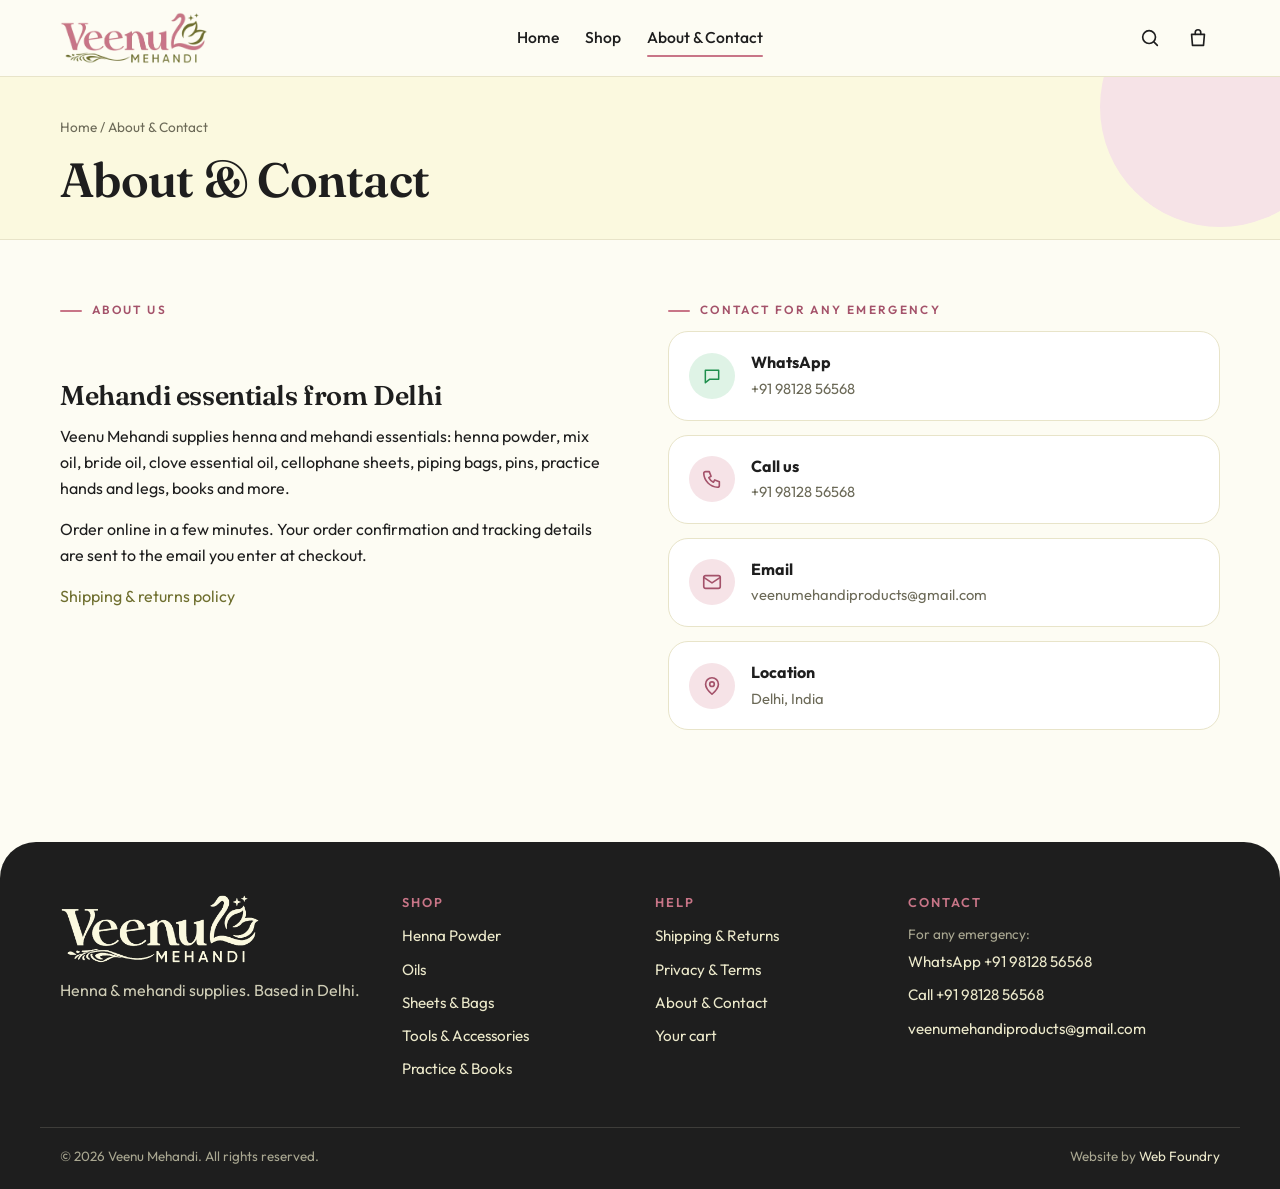
<file: about.html>
<!doctype html>
<html lang="en">
<head>
<meta charset="utf-8">
<meta name="viewport" content="width=device-width,initial-scale=1">
<title>About & Contact | Veenu Mehandi</title>
<meta name="description" content="About Veenu Mehandi, a Delhi-based supplier of henna and mehandi essentials. Contact details for emergencies.">
<meta name="theme-color" content="#c87587">
<meta property="og:title" content="About & Contact | Veenu Mehandi">
<meta property="og:description" content="About Veenu Mehandi, a Delhi-based supplier of henna and mehandi essentials. Contact details for emergencies.">
<meta property="og:type" content="website">
<link rel="icon" href="assets/img/favicon.png" type="image/png">
<link rel="apple-touch-icon" href="assets/img/apple-touch-icon.png">
<link rel="preconnect" href="https://fonts.googleapis.com">
<link rel="preconnect" href="https://fonts.gstatic.com" crossorigin>
<link href="https://fonts.googleapis.com/css2?family=Fraunces:ital,opsz,wght@0,9..144,500;0,9..144,600;0,9..144,700;1,9..144,500&family=Outfit:wght@400;500;600&display=swap" rel="stylesheet">
<link rel="stylesheet" href="assets/css/style.css">
</head>
<body>
<div id="site-header"></div>
<main id="main">

<section class="page-head"><div class="wrap">
  <nav class="crumbs" aria-label="Breadcrumb"><a href="index.html">Home</a> / About &amp; Contact</nav>
  <h1>About &amp; Contact</h1>
</div></section>
<section class="section"><div class="wrap two">
  <div class="prose">
    <span class="eyebrow">About us</span>
    <h2>Mehandi essentials from Delhi</h2>
    <p>Veenu Mehandi supplies henna and mehandi essentials: henna powder, mix oil, bride oil, clove essential oil, cellophane sheets, piping bags, pins, practice hands and legs, books and more.</p>
    <p>Order online in a few minutes. Your order confirmation and tracking details are sent to the email you enter at checkout.</p>
    <p><a href="shipping-returns.html">Shipping &amp; returns policy</a></p>
  </div>
  <div>
    <span class="eyebrow">Contact for any emergency</span>
    <div class="contact-cards">
      <a class="c-card" href="#" data-wa="Hello! I need urgent help with my order."><div class="trust-ic" style="background:#dff3e6;color:#1f8f4d"><svg viewBox="0 0 24 24" width="20" height="20" fill="none" stroke="currentColor" stroke-width="1.8" stroke-linecap="round" stroke-linejoin="round"><path d="M4 5h16v11H9l-5 4z"/></svg></div><div><b>WhatsApp</b><span data-phone></span></div></a>
      <a class="c-card" href="#" data-phone-card><div class="trust-ic"><svg viewBox="0 0 24 24" width="22" height="22" fill="none" stroke="currentColor" stroke-width="1.8" stroke-linecap="round" stroke-linejoin="round"><path d="M5 4h4l2 5-2.5 1.5a11 11 0 005 5L15 13l5 2v4a2 2 0 01-2 2A16 16 0 013 6a2 2 0 012-2z"/></svg></div><div><b>Call us</b><span data-phone></span></div></a>
      <a class="c-card" href="#" data-email-card><div class="trust-ic"><svg viewBox="0 0 24 24" width="22" height="22" fill="none" stroke="currentColor" stroke-width="1.8" stroke-linecap="round" stroke-linejoin="round"><rect x="3" y="5" width="18" height="14" rx="2"/><path d="M3 7l9 6 9-6"/></svg></div><div><b>Email</b><span data-email></span></div></a>
      <div class="c-card"><div class="trust-ic"><svg viewBox="0 0 24 24" width="22" height="22" fill="none" stroke="currentColor" stroke-width="1.8" stroke-linecap="round" stroke-linejoin="round"><path d="M12 21s7-6.2 7-11a7 7 0 10-14 0c0 4.8 7 11 7 11z"/><circle cx="12" cy="10" r="2.5"/></svg></div><div><b>Location</b><span>Delhi, India</span></div></div>
    </div>
  </div>
</div></section>
<script>
document.addEventListener("DOMContentLoaded", function () {
  var S = window.STORE;
  document.querySelector("[data-phone-card]").href = "tel:+" + S.phone;
  document.querySelector("[data-email-card]").href = "mailto:" + S.email;
});
</script>

</main>
<div id="site-footer"></div>
<script src="assets/js/config.js"></script>
<script src="assets/js/products.js"></script>
<script src="assets/js/app.js"></script>
</body>
</html>
</file>
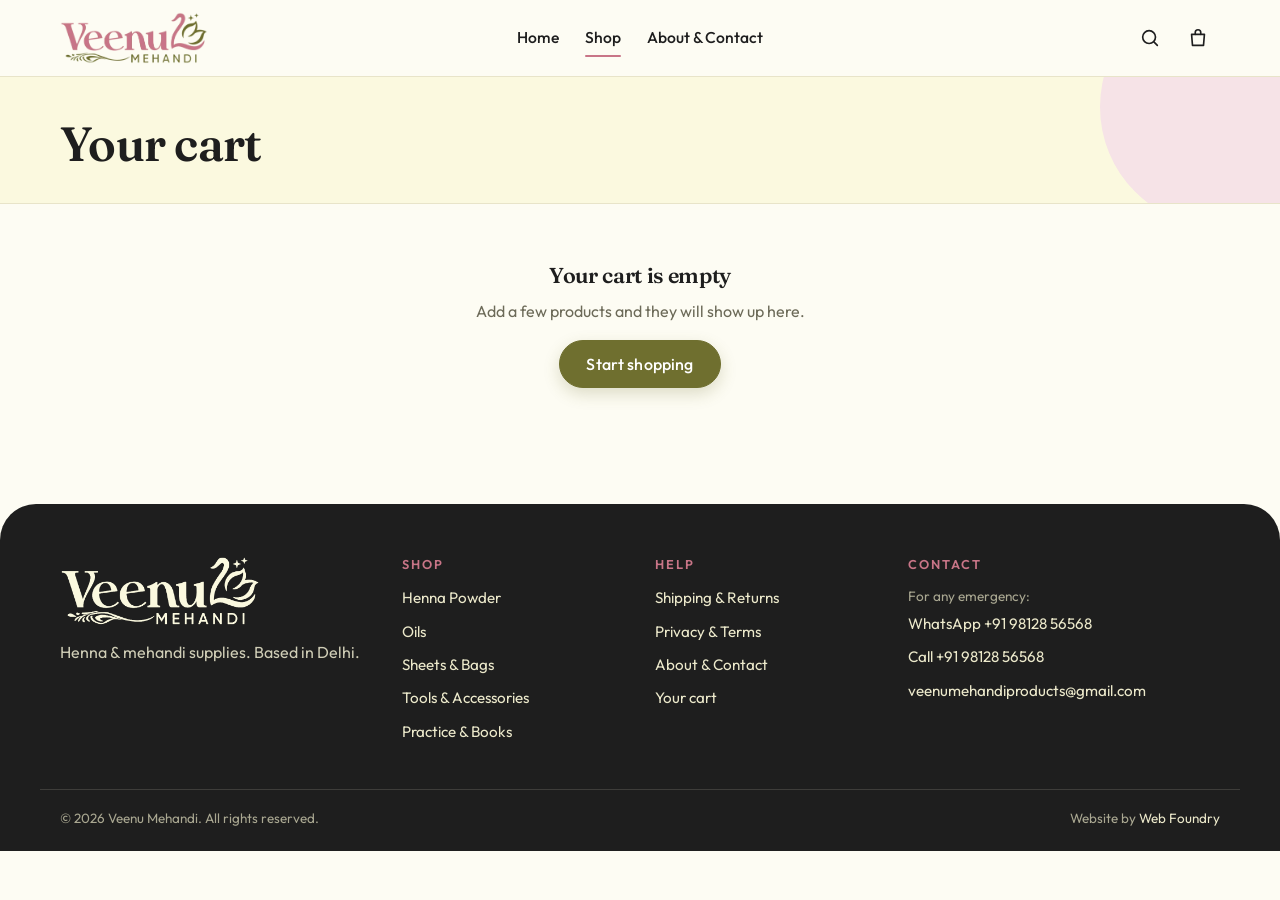
<file: cart.html>
<!doctype html>
<html lang="en">
<head>
<meta charset="utf-8">
<meta name="viewport" content="width=device-width,initial-scale=1">
<title>Your Cart | Veenu Mehandi</title>
<meta name="description" content="Review the products in your cart.">
<meta name="theme-color" content="#c87587">
<meta property="og:title" content="Your Cart | Veenu Mehandi">
<meta property="og:description" content="Review the products in your cart.">
<meta property="og:type" content="website">
<link rel="icon" href="assets/img/favicon.png" type="image/png">
<link rel="apple-touch-icon" href="assets/img/apple-touch-icon.png">
<link rel="preconnect" href="https://fonts.googleapis.com">
<link rel="preconnect" href="https://fonts.gstatic.com" crossorigin>
<link href="https://fonts.googleapis.com/css2?family=Fraunces:ital,opsz,wght@0,9..144,500;0,9..144,600;0,9..144,700;1,9..144,500&family=Outfit:wght@400;500;600&display=swap" rel="stylesheet">
<link rel="stylesheet" href="assets/css/style.css">
</head>
<body>
<div id="site-header"></div>
<main id="main">

<section class="page-head"><div class="wrap"><h1>Your cart</h1></div></section>
<div class="wrap" id="cart-root"><noscript>Please turn on JavaScript to use the cart.</noscript></div>

</main>
<div id="site-footer"></div>
<script src="assets/js/config.js"></script>
<script src="assets/js/products.js"></script>
<script src="assets/js/app.js"></script>
<script src="assets/js/cart.js"></script>
</body>
</html>
</file>
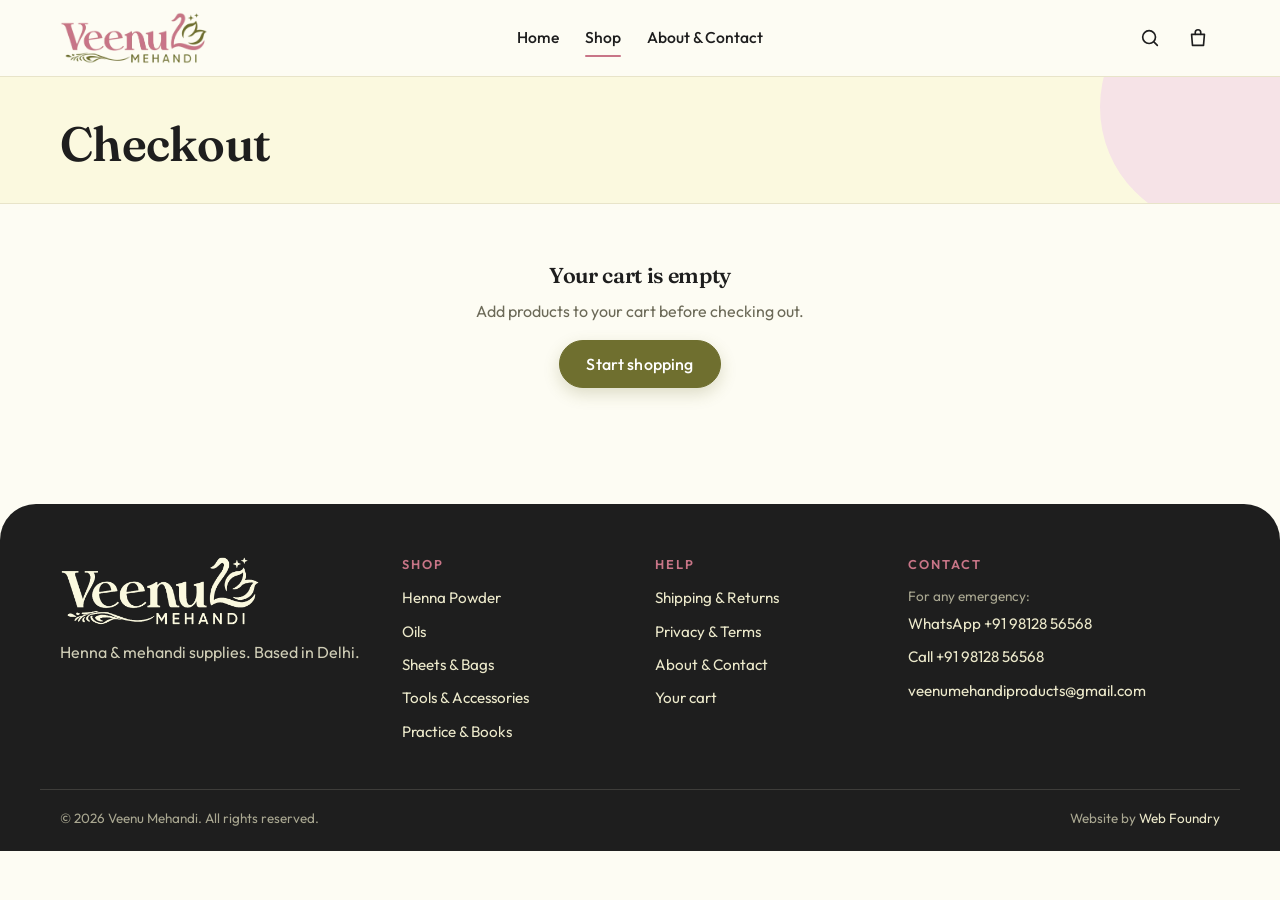
<file: checkout.html>
<!doctype html>
<html lang="en">
<head>
<meta charset="utf-8">
<meta name="viewport" content="width=device-width,initial-scale=1">
<title>Checkout | Veenu Mehandi</title>
<meta name="description" content="Enter your delivery details and place your order.">
<meta name="theme-color" content="#c87587">
<meta property="og:title" content="Checkout | Veenu Mehandi">
<meta property="og:description" content="Enter your delivery details and place your order.">
<meta property="og:type" content="website">
<link rel="icon" href="assets/img/favicon.png" type="image/png">
<link rel="apple-touch-icon" href="assets/img/apple-touch-icon.png">
<link rel="preconnect" href="https://fonts.googleapis.com">
<link rel="preconnect" href="https://fonts.gstatic.com" crossorigin>
<link href="https://fonts.googleapis.com/css2?family=Fraunces:ital,opsz,wght@0,9..144,500;0,9..144,600;0,9..144,700;1,9..144,500&family=Outfit:wght@400;500;600&display=swap" rel="stylesheet">
<link rel="stylesheet" href="assets/css/style.css">
</head>
<body>
<div id="site-header"></div>
<main id="main">

<section class="page-head"><div class="wrap"><h1>Checkout</h1></div></section>
<div class="wrap" id="checkout-root"><noscript>Please turn on JavaScript to check out.</noscript></div>

</main>
<div id="site-footer"></div>
<script src="assets/js/config.js"></script>
<script src="assets/js/products.js"></script>
<script src="assets/js/app.js"></script>
<script src="assets/js/vendor/qrcode.js"></script>
<script src="assets/js/checkout.js"></script>
</body>
</html>
</file>
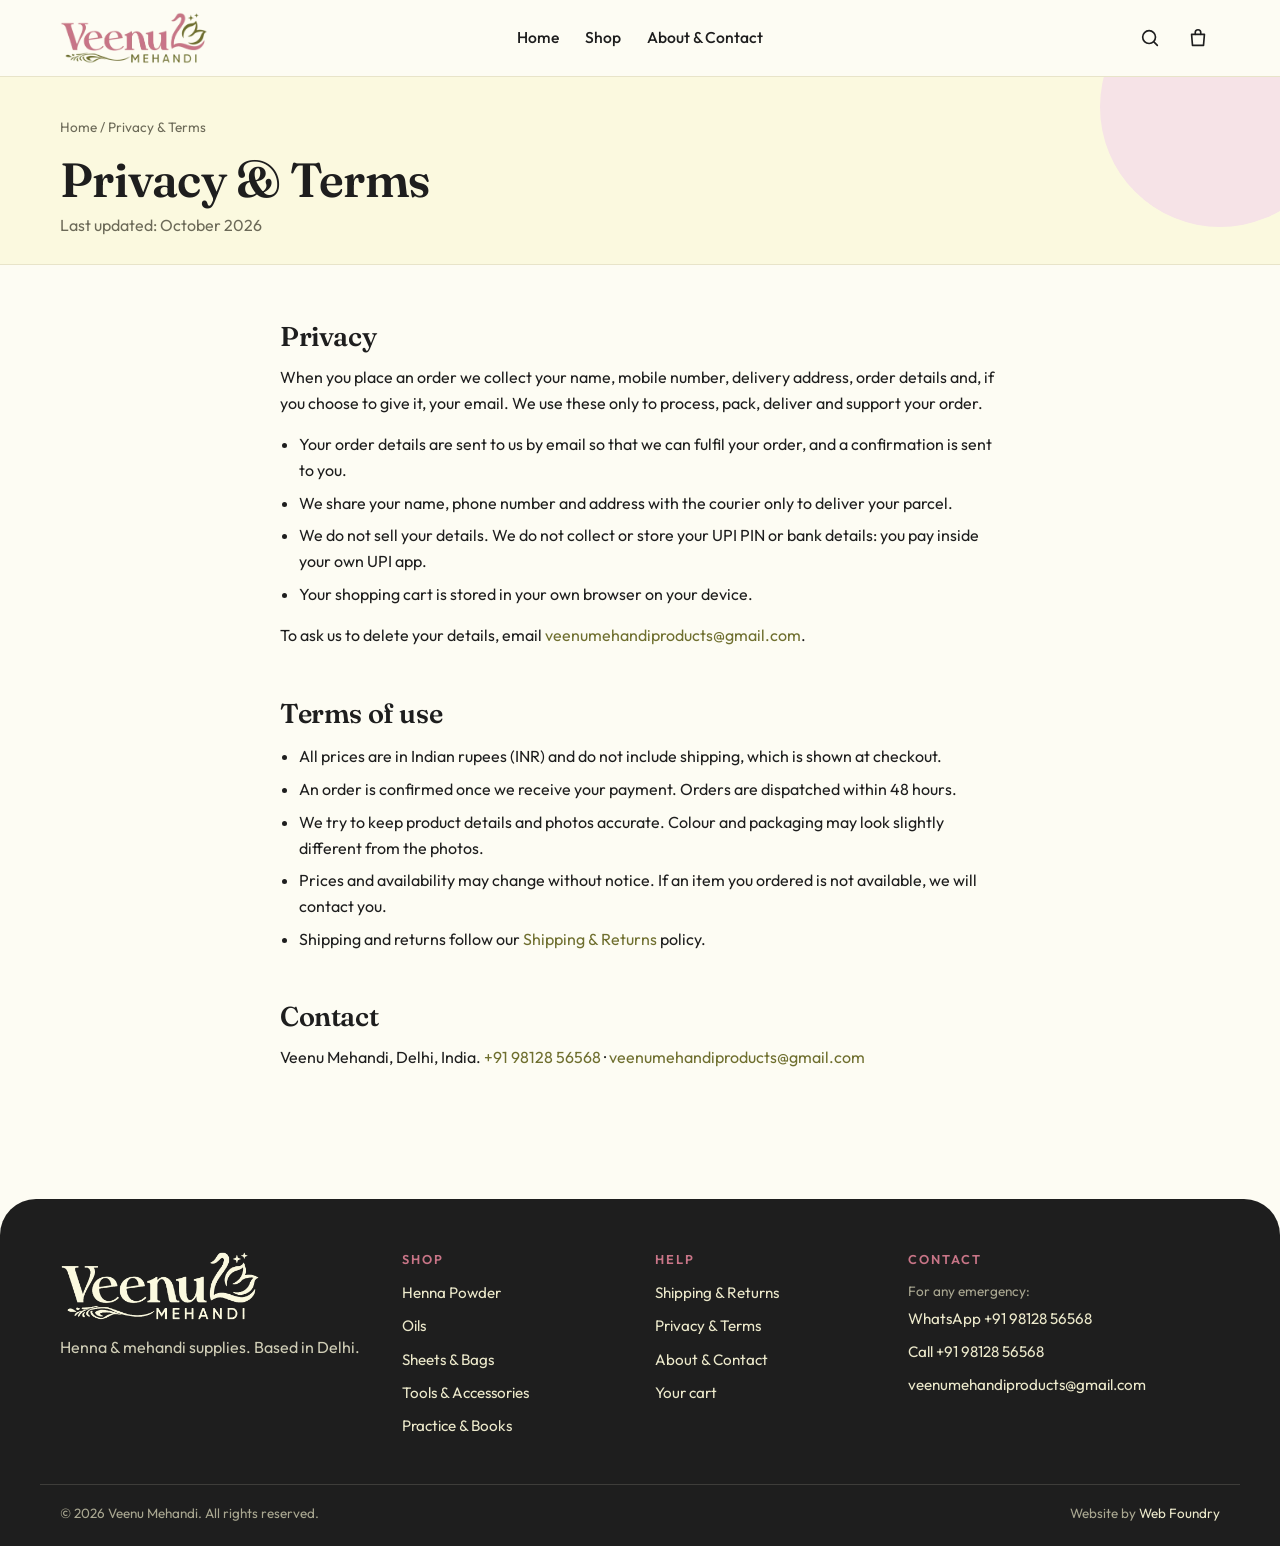
<file: privacy-terms.html>
<!doctype html>
<html lang="en">
<head>
<meta charset="utf-8">
<meta name="viewport" content="width=device-width,initial-scale=1">
<title>Privacy & Terms | Veenu Mehandi</title>
<meta name="description" content="How Veenu Mehandi uses your details, and the terms for ordering from our website.">
<meta name="theme-color" content="#c87587">
<meta property="og:title" content="Privacy & Terms | Veenu Mehandi">
<meta property="og:description" content="How Veenu Mehandi uses your details, and the terms for ordering from our website.">
<meta property="og:type" content="website">
<link rel="icon" href="assets/img/favicon.png" type="image/png">
<link rel="apple-touch-icon" href="assets/img/apple-touch-icon.png">
<link rel="preconnect" href="https://fonts.googleapis.com">
<link rel="preconnect" href="https://fonts.gstatic.com" crossorigin>
<link href="https://fonts.googleapis.com/css2?family=Fraunces:ital,opsz,wght@0,9..144,500;0,9..144,600;0,9..144,700;1,9..144,500&family=Outfit:wght@400;500;600&display=swap" rel="stylesheet">
<link rel="stylesheet" href="assets/css/style.css">
</head>
<body>
<div id="site-header"></div>
<main id="main">

<section class="page-head"><div class="wrap">
  <nav class="crumbs" aria-label="Breadcrumb"><a href="index.html">Home</a> / Privacy &amp; Terms</nav>
  <h1>Privacy &amp; Terms</h1><p>Last updated: October 2026</p>
</div></section>
<section class="section"><div class="wrap prose">
  <h2>Privacy</h2>
  <p>When you place an order we collect your name, mobile number, delivery address, order details and, if you choose to give it, your email. We use these only to process, pack, deliver and support your order.</p>
  <ul>
    <li>Your order details are sent to us by email so that we can fulfil your order, and a confirmation is sent to you.</li>
    <li>We share your name, phone number and address with the courier only to deliver your parcel.</li>
    <li>We do not sell your details. We do not collect or store your UPI PIN or bank details: you pay inside your own UPI app.</li>
    <li>Your shopping cart is stored in your own browser on your device.</li>
  </ul>
  <p>To ask us to delete your details, email <a data-email href="#"></a>.</p>

  <h2>Terms of use</h2>
  <ul>
    <li>All prices are in Indian rupees (INR) and do not include shipping, which is shown at checkout.</li>
    <li>An order is confirmed once we receive your payment. Orders are dispatched within <span data-hours></span> hours.</li>
    <li>We try to keep product details and photos accurate. Colour and packaging may look slightly different from the photos.</li>
    <li>Prices and availability may change without notice. If an item you ordered is not available, we will contact you.</li>
    <li>Shipping and returns follow our <a href="shipping-returns.html">Shipping &amp; Returns</a> policy.</li>
  </ul>

  <h2>Contact</h2>
  <p>Veenu Mehandi, Delhi, India. <a data-phone href="#"></a> &middot; <a data-email href="#"></a></p>
</div></section>

</main>
<div id="site-footer"></div>
<script src="assets/js/config.js"></script>
<script src="assets/js/products.js"></script>
<script src="assets/js/app.js"></script>
</body>
</html>
</file>
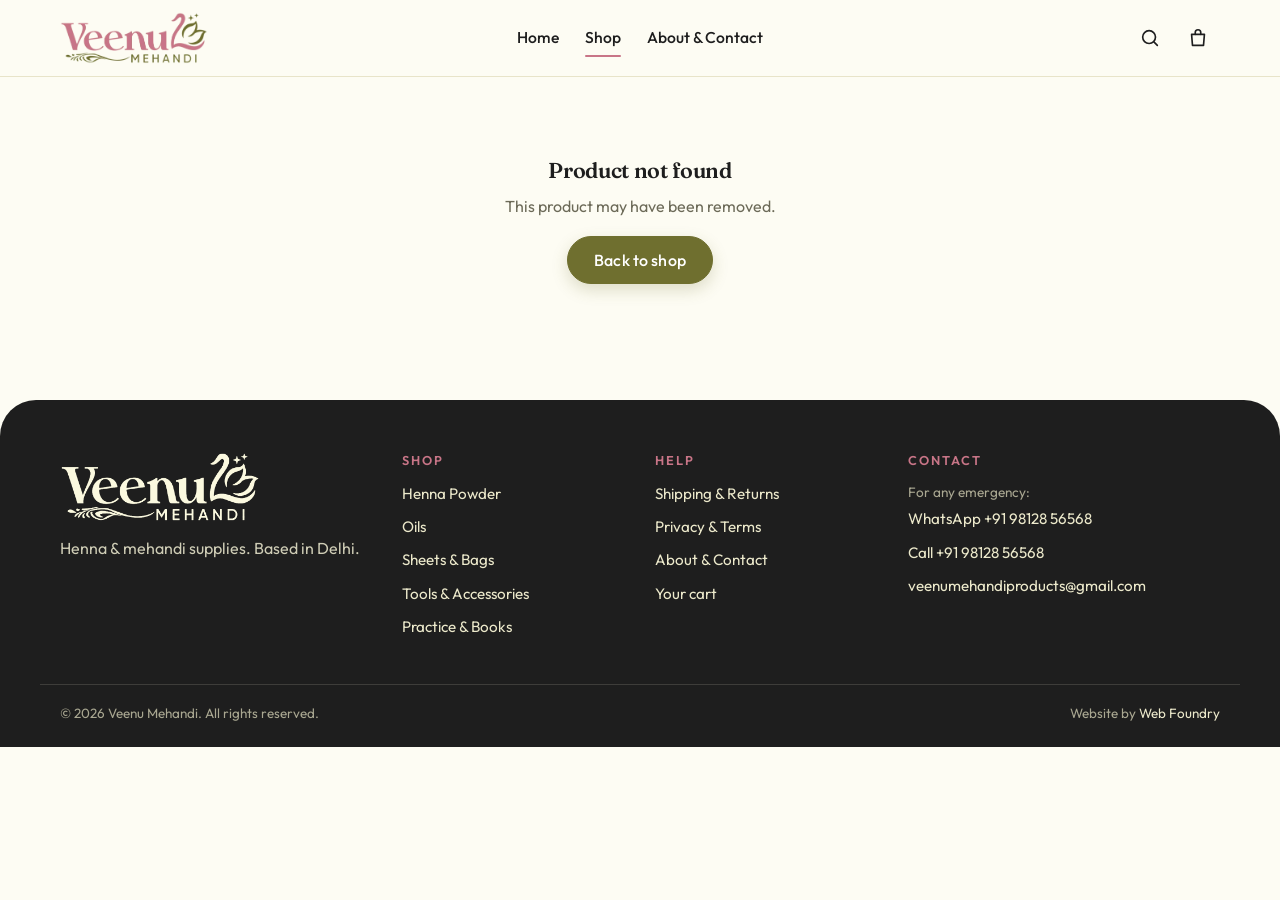
<file: product.html>
<!doctype html>
<html lang="en">
<head>
<meta charset="utf-8">
<meta name="viewport" content="width=device-width,initial-scale=1">
<title>Product | Veenu Mehandi</title>
<meta name="description" content="Henna and mehandi supplies from Veenu Mehandi. Delivery all over India.">
<meta name="theme-color" content="#c87587">
<meta property="og:title" content="Product | Veenu Mehandi">
<meta property="og:description" content="Henna and mehandi supplies from Veenu Mehandi. Delivery all over India.">
<meta property="og:type" content="website">
<link rel="icon" href="assets/img/favicon.png" type="image/png">
<link rel="apple-touch-icon" href="assets/img/apple-touch-icon.png">
<link rel="preconnect" href="https://fonts.googleapis.com">
<link rel="preconnect" href="https://fonts.gstatic.com" crossorigin>
<link href="https://fonts.googleapis.com/css2?family=Fraunces:ital,opsz,wght@0,9..144,500;0,9..144,600;0,9..144,700;1,9..144,500&family=Outfit:wght@400;500;600&display=swap" rel="stylesheet">
<link rel="stylesheet" href="assets/css/style.css">
</head>
<body>
<div id="site-header"></div>
<main id="main">

<div class="wrap" id="pd-root"><noscript>Please turn on JavaScript to view this product.</noscript></div>

</main>
<div id="site-footer"></div>
<script src="assets/js/config.js"></script>
<script src="assets/js/products.js"></script>
<script src="assets/js/app.js"></script>
<script src="assets/js/product.js"></script>
</body>
</html>
</file>
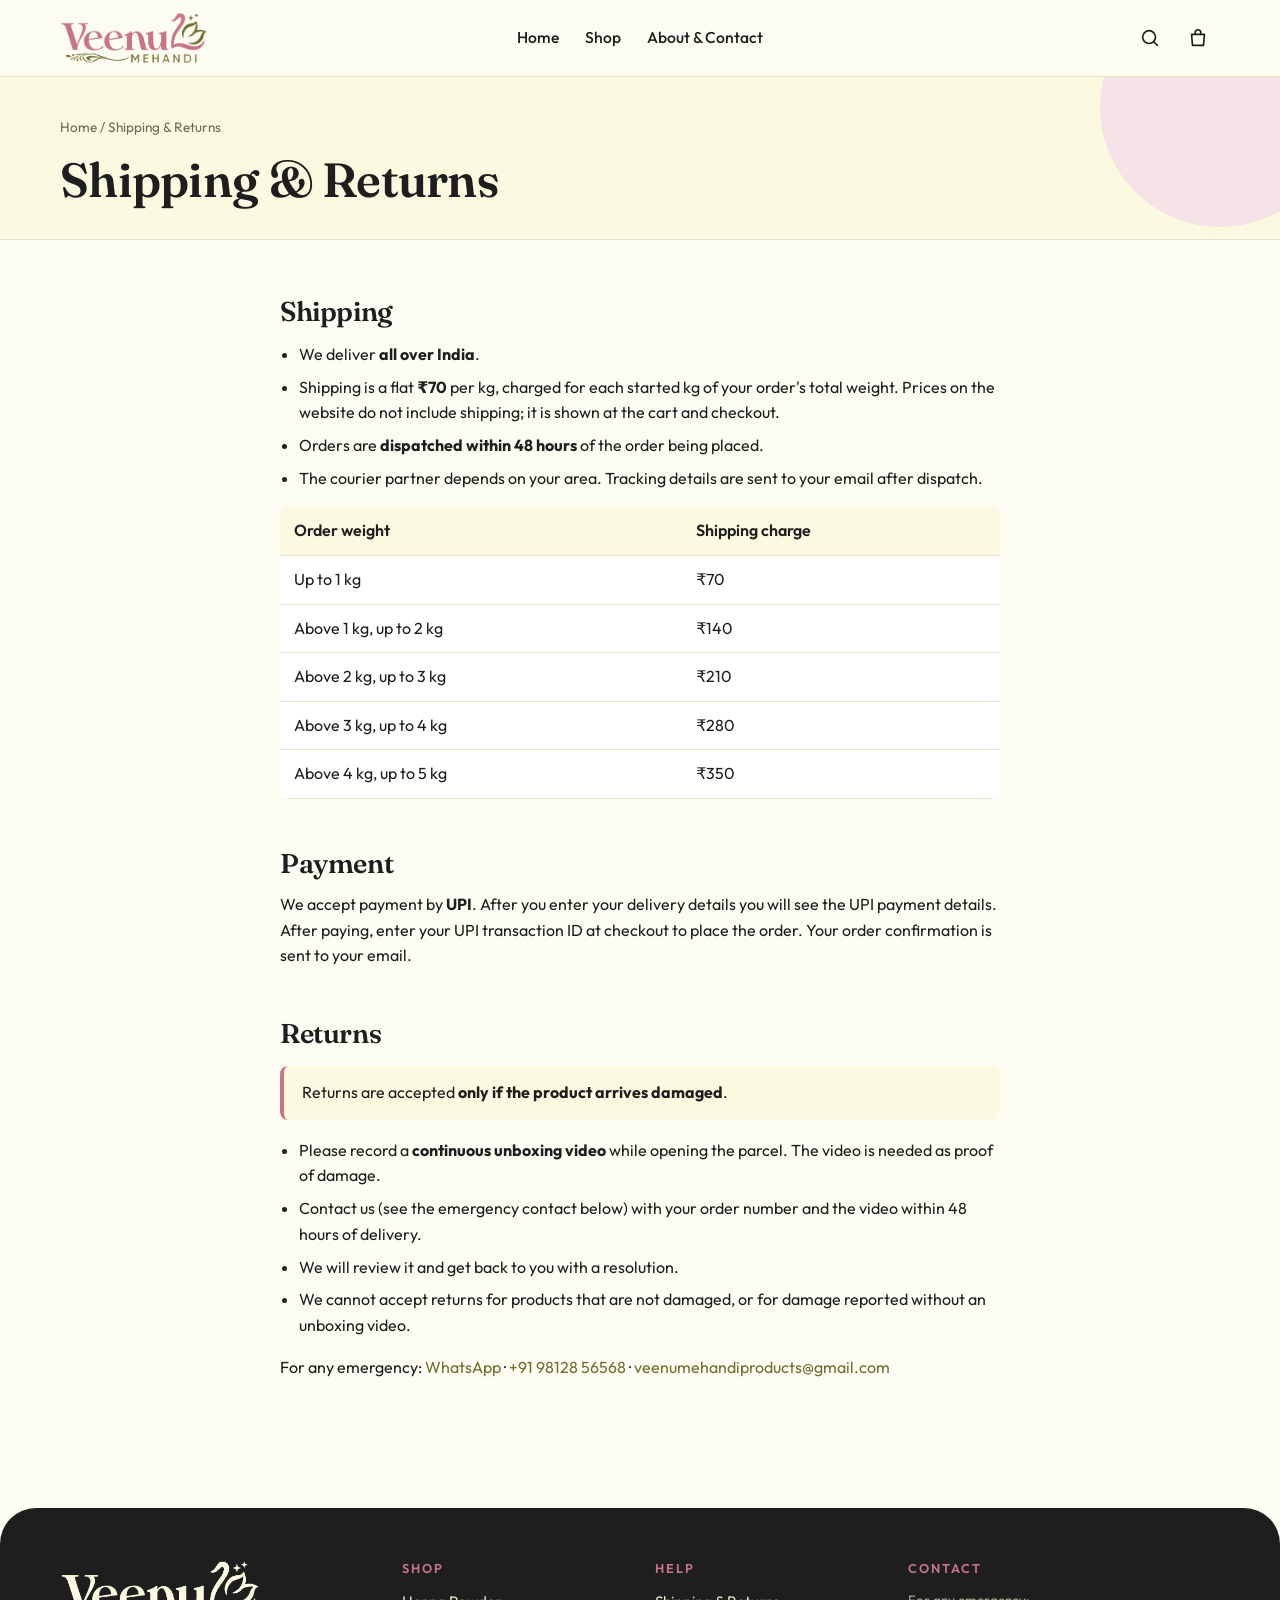
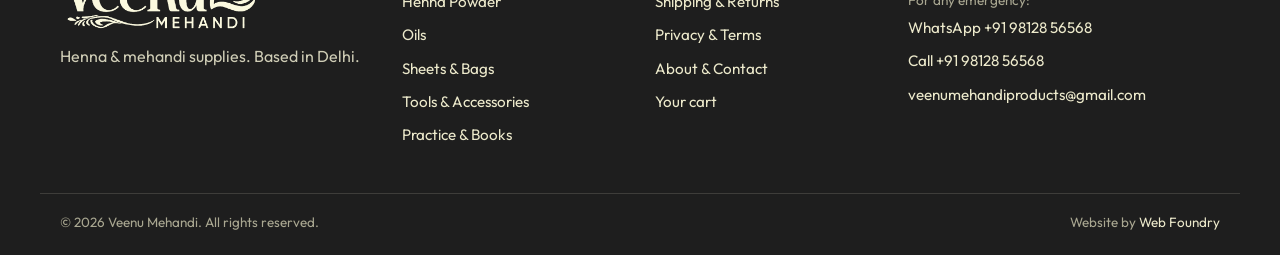
<file: shipping-returns.html>
<!doctype html>
<html lang="en">
<head>
<meta charset="utf-8">
<meta name="viewport" content="width=device-width,initial-scale=1">
<title>Shipping & Returns | Veenu Mehandi</title>
<meta name="description" content="Delivery all over India at a flat rate per kg, dispatch within 48 hours. Returns accepted only for damaged items with an unboxing video.">
<meta name="theme-color" content="#c87587">
<meta property="og:title" content="Shipping & Returns | Veenu Mehandi">
<meta property="og:description" content="Delivery all over India at a flat rate per kg, dispatch within 48 hours. Returns accepted only for damaged items with an unboxing video.">
<meta property="og:type" content="website">
<link rel="icon" href="assets/img/favicon.png" type="image/png">
<link rel="apple-touch-icon" href="assets/img/apple-touch-icon.png">
<link rel="preconnect" href="https://fonts.googleapis.com">
<link rel="preconnect" href="https://fonts.gstatic.com" crossorigin>
<link href="https://fonts.googleapis.com/css2?family=Fraunces:ital,opsz,wght@0,9..144,500;0,9..144,600;0,9..144,700;1,9..144,500&family=Outfit:wght@400;500;600&display=swap" rel="stylesheet">
<link rel="stylesheet" href="assets/css/style.css">
</head>
<body>
<div id="site-header"></div>
<main id="main">

<section class="page-head"><div class="wrap">
  <nav class="crumbs" aria-label="Breadcrumb"><a href="index.html">Home</a> / Shipping &amp; Returns</nav>
  <h1>Shipping &amp; Returns</h1>
</div></section>
<section class="section"><div class="wrap prose">
  <h2>Shipping</h2>
  <ul>
    <li>We deliver <b>all over India</b>.</li>
    <li>Shipping is a flat <b data-ship></b> per kg, charged for each started kg of your order's total weight. Prices on the website do not include shipping; it is shown at the cart and checkout.</li>
    <li>Orders are <b>dispatched within <span data-hours></span> hours</b> of the order being placed.</li>
    <li>The courier partner depends on your area. Tracking details are sent to your email after dispatch.</li>
  </ul>
  <table class="rate-table" id="rate-table"><thead><tr><th>Order weight</th><th>Shipping charge</th></tr></thead><tbody></tbody></table>

  <h2>Payment</h2>
  <p>We accept payment by <b>UPI</b>. After you enter your delivery details you will see the UPI payment details. After paying, enter your UPI transaction ID at checkout to place the order. Your order confirmation is sent to your email.</p>

  <h2>Returns</h2>
  <div class="callout">Returns are accepted <b>only if the product arrives damaged</b>.</div>
  <ul>
    <li>Please record a <b>continuous unboxing video</b> while opening the parcel. The video is needed as proof of damage.</li>
    <li>Contact us (see the emergency contact below) with your order number and the video within <span data-return-hours></span> hours of delivery.</li>
    <li>We will review it and get back to you with a resolution.</li>
    <li>We cannot accept returns for products that are not damaged, or for damage reported without an unboxing video.</li>
  </ul>
  <p>For any emergency: <a href="#" data-wa="Hello! I need urgent help with my order.">WhatsApp</a> &middot; <a data-phone href="#"></a> &middot; <a data-email href="#"></a></p>
</div></section>
<script>
document.addEventListener("DOMContentLoaded", function () {
  var S = window.STORE, tb = document.querySelector("#rate-table tbody"), h = "";
  for (var k = 1; k <= 5; k++) h += "<tr><td>" + (k === 1 ? "Up to 1 kg" : "Above " + (k - 1) + " kg, up to " + k + " kg") + "</td><td>" + window.VM.money(k * S.shippingPerKg) + "</td></tr>";
  tb.innerHTML = h;
});
</script>

</main>
<div id="site-footer"></div>
<script src="assets/js/config.js"></script>
<script src="assets/js/products.js"></script>
<script src="assets/js/app.js"></script>
</body>
</html>
</file>
<file: assets/css/style.css>
/* Veenu Mehandi store: brand palette from the logo deck (rose #C87587, olive #6F6F2F, cream #FBF9DF, charcoal #1E1E1E) */
:root {
  --rose: #c87587;
  --rose-d: #a4526a;
  --rose-l: #f6e3e7;
  --olive: #6f6f2f;
  --olive-d: #565622;
  --cream: #fdfcf3;
  --brand-cream: #fbf9df;
  --paper: #ffffff;
  --sand: #f6f3dd;
  --line: #e8e4c9;
  --ink: #1e1e1e;
  --muted: #6c6a58;
  --danger: #b3342f;
  /* legacy names used across the site */
  --henna: var(--olive);
  --henna-d: var(--ink);
  --clay: var(--rose-d);
  --gold: var(--rose-d);
  --leaf: var(--olive);
  --radius: 20px;
  --shadow: 0 14px 36px rgba(30, 30, 30, .09);
  --display: "Fraunces", "Playfair Display", Georgia, "Times New Roman", serif;
  --body: "Outfit", "Segoe UI", system-ui, -apple-system, "Helvetica Neue", Arial, sans-serif;
}
*, *::before, *::after { box-sizing: border-box; }
html { scroll-behavior: smooth; -webkit-text-size-adjust: 100%; }
body { margin: 0; background: var(--cream); color: var(--ink); font-family: var(--body); font-size: 16px; line-height: 1.6; }
img { max-width: 100%; display: block; }
a { color: var(--henna); text-decoration: none; }
a:hover { color: var(--clay); }
h1, h2, h3, h4 { font-family: var(--display); line-height: 1.12; margin: 0 0 .5em; color: var(--henna-d); font-weight: 600; }
h1 { font-size: clamp(2.3rem, 6vw, 4rem); letter-spacing: -.01em; }
h2 { font-size: clamp(1.8rem, 4vw, 2.6rem); }
h3 { font-size: 1.35rem; }
p { margin: 0 0 1em; }
.wrap { width: 100%; max-width: 1200px; margin: 0 auto; padding: 0 20px; }
.section { padding: 56px 0; }
.section-tight { padding: 32px 0; }
.eyebrow { display: inline-block; font-size: .78rem; letter-spacing: .18em; text-transform: uppercase; color: var(--gold); font-weight: 600; margin-bottom: 12px; }
.section-head { display: flex; justify-content: space-between; align-items: end; gap: 16px; margin-bottom: 28px; flex-wrap: wrap; }
.section-head h2 { margin: 0; }
.link-arrow { font-weight: 500; }
.link-arrow::after { content: " \2192"; }
.muted { color: var(--muted); }
.sr { position: absolute; width: 1px; height: 1px; overflow: hidden; clip: rect(0 0 0 0); }
:focus-visible { outline: 3px solid var(--gold); outline-offset: 2px; }

/* ---------- buttons ---------- */
.btn { display: inline-flex; align-items: center; justify-content: center; gap: 8px; min-height: 48px; padding: 0 26px; border-radius: 999px; border: 1.5px solid var(--henna); background: var(--henna); color: #fff; font: 500 1rem var(--body); cursor: pointer; transition: background .2s, transform .1s, color .2s; text-align: center; }
.btn:hover { background: var(--henna-d); border-color: var(--henna-d); color: #fff; }
.btn:active { transform: translateY(1px); }
.btn-ghost { background: transparent; color: var(--henna); }
.btn-ghost:hover { background: var(--henna); color: #fff; }
.btn-wa { background: #1f8f4d; border-color: #1f8f4d; }
.btn-wa:hover { background: #17733e; border-color: #17733e; }
.btn-light { background: #fff; color: var(--henna-d); border-color: #fff; }
.btn-light:hover { background: var(--sand); color: var(--henna-d); border-color: var(--sand); }
.btn-sm { min-height: 40px; padding: 0 18px; font-size: .92rem; }
.btn-block { width: 100%; }
.btn[disabled] { opacity: .5; cursor: not-allowed; }

/* ---------- header ---------- */
.header { position: sticky; top: 0; z-index: 50; background: rgba(251, 245, 234, .94); backdrop-filter: blur(10px); border-bottom: 1px solid var(--line); }
.header-in { display: flex; align-items: center; gap: 14px; min-height: 68px; }
.brand { display: flex; align-items: center; gap: 10px; color: var(--henna-d); flex: none; white-space: nowrap; }
.brand-logo { height: 44px; width: auto; }
.brand-logo ~ .brand-mark { display: none; }
.brand-mark { width: 40px; height: 40px; color: var(--henna); flex: none; }
.brand-mark svg { width: 100%; height: 100%; }
.brand-text { display: flex; flex-direction: column; font-family: var(--display); font-size: 1.55rem; font-weight: 700; line-height: 1; }
.brand-text em { color: var(--clay); font-style: italic; font-weight: 600; }
.brand-text small { font-family: var(--body); font-size: .62rem; font-weight: 500; letter-spacing: .16em; text-transform: uppercase; color: var(--muted); margin-top: 4px; }
.nav { display: none; margin-left: 28px; gap: 26px; }
.nav a { color: var(--ink); font-weight: 500; padding: 6px 0; border-bottom: 2px solid transparent; }
.nav a:hover, .nav a.active { color: var(--henna); border-color: var(--gold); }
.hdr-actions { margin-left: auto; display: flex; align-items: center; gap: 4px; }
.icon-btn { position: relative; display: inline-grid; place-items: center; width: 44px; height: 44px; border: 0; background: none; color: var(--henna-d); cursor: pointer; border-radius: 50%; }
.icon-btn:hover { background: var(--sand); color: var(--henna-d); }
.burger { margin-left: -10px; order: -1; }
.cart-count { position: absolute; top: 3px; right: 1px; min-width: 19px; height: 19px; padding: 0 5px; border-radius: 99px; background: var(--clay); color: #fff; font-size: .7rem; font-weight: 600; display: grid; place-items: center; }
.cart-count[hidden] { display: none; }
.searchbar { border-top: 1px solid var(--line); padding: 10px 0; background: var(--paper); }
.searchbar[hidden] { display: none; }
.searchbar .wrap { display: flex; gap: 10px; }
.searchbar input { flex: 1; min-height: 42px; border: 1.5px solid var(--line); border-radius: 999px; padding: 0 18px; font: inherit; background: #fff; }
.nav.open { display: flex; flex-direction: column; gap: 0; position: absolute; left: 0; right: 0; top: 100%; margin: 0; background: var(--paper); border-bottom: 1px solid var(--line); padding: 8px 20px 14px; box-shadow: var(--shadow); }
.nav.open a { padding: 13px 0; border-bottom: 1px solid var(--line); }
@media (min-width: 860px) {
  .header-in { display: grid; grid-template-columns: 1fr auto 1fr; }
  .nav { display: flex; margin-left: 0; justify-self: center; }
  .hdr-actions { justify-self: end; margin-left: 0; }
  .burger { display: none; }
}
/* the "Open UPI app" button only works on phones; laptops use the QR code */
@media (hover: hover) and (pointer: fine) { #upi-open { display: none; } }

/* ---------- hero ---------- */

/* ---------- trust strip ---------- */
.trust { background: var(--paper); border-bottom: 1px solid var(--line); }
.trust-grid { display: grid; grid-template-columns: 1fr 1fr; gap: 18px 14px; padding: 22px 20px; }
.trust-item { display: flex; gap: 12px; align-items: center; }
.trust-ic { width: 40px; height: 40px; border-radius: 50%; background: var(--sand); color: var(--henna); display: grid; place-items: center; flex: none; font-size: 1.1rem; }
.trust-item b { display: block; font-size: .95rem; line-height: 1.25; }
.trust-item div > span { font-size: .8rem; color: var(--muted); line-height: 1.3; display: block; }
@media (min-width: 860px) { .trust-grid { grid-template-columns: repeat(4, 1fr); } }

/* ---------- categories ---------- */
.cat-grid { display: grid; grid-template-columns: repeat(2, 1fr); gap: 14px; }
.cat-tile { position: relative; overflow: hidden; display: flex; flex-direction: column; justify-content: flex-end; min-height: 150px; padding: 18px; border-radius: var(--radius); background: var(--sand); color: var(--henna-d); border: 1px solid var(--line); transition: transform .2s, box-shadow .2s; }
.cat-tile:hover { transform: translateY(-3px); box-shadow: var(--shadow); color: var(--henna-d); }
.cat-tile svg { position: absolute; top: -26px; right: -26px; width: 120px; height: 120px; color: var(--clay); opacity: .22; }
.cat-tile b { font-family: var(--display); font-size: 1.35rem; line-height: 1.1; }
.cat-tile span { font-size: .8rem; color: var(--muted); margin-top: 4px; line-height: 1.3; }
@media (min-width: 700px) { .cat-grid { grid-template-columns: repeat(3, 1fr); } }
@media (min-width: 1000px) { .cat-grid { grid-template-columns: repeat(5, 1fr); } .cat-tile { min-height: 190px; } }

/* ---------- product cards ---------- */
.grid { display: grid; grid-template-columns: repeat(2, 1fr); gap: 14px; }
@media (min-width: 760px) { .grid { grid-template-columns: repeat(3, 1fr); gap: 20px; } }
@media (min-width: 1060px) { .grid { grid-template-columns: repeat(4, 1fr); gap: 22px; } }
.card { display: flex; flex-direction: column; background: var(--paper); border: 1px solid var(--line); border-radius: var(--radius); overflow: hidden; color: var(--ink); transition: transform .2s, box-shadow .2s; }
.card:hover { transform: translateY(-3px); box-shadow: var(--shadow); color: var(--ink); }
.card-img { aspect-ratio: 1; background: var(--sand); overflow: hidden; }
.card-img img { width: 100%; height: 100%; object-fit: cover; transition: transform .4s; }
.card:hover .card-img img { transform: scale(1.04); }
.card-body { padding: 14px 14px 16px; display: flex; flex-direction: column; flex: 1; }
.card-cat { font-size: .68rem; letter-spacing: .14em; text-transform: uppercase; color: var(--gold); font-weight: 600; }
.card-name { font-size: 1.22rem; margin: 4px 0 10px; }
.card-foot { margin-top: auto; display: flex; justify-content: space-between; align-items: baseline; gap: 6px; flex-wrap: wrap; }
.price { font-weight: 600; color: var(--henna-d); font-size: 1.05rem; }
.card-opts { font-size: .78rem; color: var(--muted); }

/* ---------- steps / info bands ---------- */
.steps { display: grid; gap: 16px; counter-reset: s; }
.step { position: relative; background: var(--paper); border: 1px solid var(--line); border-radius: var(--radius); padding: 22px 20px 20px 74px; }
.step::before { counter-increment: s; content: counter(s); position: absolute; left: 20px; top: 18px; width: 40px; height: 40px; border-radius: 50%; background: var(--henna); color: #fff; font: 600 1.3rem var(--display); display: grid; place-items: center; }
.step h3 { font-size: 1.2rem; margin-bottom: 4px; }
.step p { margin: 0; color: var(--muted); font-size: .95rem; }
@media (min-width: 860px) { .steps { grid-template-columns: repeat(4, 1fr); } }
.band { background: var(--henna-d); color: #f3dfb6; border-radius: 22px; padding: 38px 26px; display: grid; gap: 20px; align-items: center; position: relative; overflow: hidden; }
.band h2 { color: #fff; margin-bottom: 8px; }
.band p { margin: 0; }
.band-actions { display: flex; flex-wrap: wrap; gap: 12px; }
@media (min-width: 860px) { .band { grid-template-columns: 1.4fr 1fr; padding: 48px 52px; } .band-actions { justify-content: flex-end; } }

/* ---------- page heads ---------- */
.page-head { background: linear-gradient(180deg, var(--sand), var(--cream)); padding: 40px 0 26px; border-bottom: 1px solid var(--line); }
.page-head h1 { font-size: clamp(2rem, 5vw, 3rem); margin: 0 0 6px; }
.page-head p { margin: 0; color: var(--muted); }
#pd-root { padding-top: 22px; }
.crumbs { font-size: .85rem; color: var(--muted); margin-bottom: 14px; }
.crumbs a { color: var(--muted); } .crumbs a:hover { color: var(--henna); }

/* ---------- shop toolbar ---------- */
.toolbar { display: flex; flex-direction: column; gap: 14px; margin: 26px 0 22px; }
.chips { display: flex; gap: 8px; overflow-x: auto; padding-bottom: 4px; scrollbar-width: thin; }
.chip { flex: none; min-height: 40px; padding: 0 18px; border-radius: 999px; border: 1.5px solid var(--line); background: var(--paper); color: var(--ink); font: 500 .92rem var(--body); cursor: pointer; }
.chip:hover { border-color: var(--henna); }
.chip.on { background: var(--henna); border-color: var(--henna); color: #fff; }
.tool-row { display: flex; gap: 10px; flex-wrap: wrap; }
.field, select.field, input.field, textarea.field { width: 100%; min-height: 46px; border: 1.5px solid var(--line); border-radius: 12px; background: #fff; padding: 10px 14px; font: inherit; color: var(--ink); }
.field:focus { border-color: var(--henna); outline: none; box-shadow: 0 0 0 3px rgba(185, 138, 47, .25); }
.tool-row .field { flex: 1 1 200px; width: auto; }
.empty { text-align: center; padding: 60px 20px; color: var(--muted); }
.empty h3 { color: var(--henna-d); }

/* ---------- product page ---------- */
.pd { display: grid; gap: 28px; padding: 26px 0 40px; }
@media (min-width: 900px) { .pd { grid-template-columns: 1fr 1fr; gap: 54px; padding: 40px 0 60px; } }
.gallery-main { aspect-ratio: 1; border-radius: var(--radius); overflow: hidden; background: var(--sand); border: 1px solid var(--line); }
.gallery-main img { width: 100%; height: 100%; object-fit: cover; }
.thumbs { display: flex; gap: 10px; margin-top: 10px; }
.thumb { width: 72px; height: 72px; border-radius: 10px; overflow: hidden; border: 2px solid transparent; padding: 0; background: var(--sand); cursor: pointer; }
.thumb.on { border-color: var(--henna); }
.thumb img { width: 100%; height: 100%; object-fit: cover; }
.pd-cat { font-size: .74rem; letter-spacing: .16em; text-transform: uppercase; color: var(--gold); font-weight: 600; }
.pd h1 { font-size: clamp(2rem, 5vw, 3rem); margin: 6px 0 10px; }
.pd-price { font: 600 2rem var(--display); color: var(--henna-d); margin-bottom: 4px; }
.pd-weight { font-size: .85rem; color: var(--muted); margin-bottom: 18px; }
.opt-label { display: block; font-weight: 500; margin: 18px 0 8px; font-size: .95rem; }
.pills { display: flex; flex-wrap: wrap; gap: 8px; }
.pill { min-height: 44px; padding: 8px 18px; border-radius: 999px; border: 1.5px solid var(--line); background: var(--paper); font: 500 .95rem var(--body); color: var(--ink); cursor: pointer; text-align: left; }
.pill:hover { border-color: var(--henna); }
.pill.on { background: var(--henna); border-color: var(--henna); color: #fff; }
.pill[disabled] { opacity: .5; cursor: not-allowed; text-decoration: line-through; }
.pill small { font-size: .72rem; opacity: .85; text-decoration: none; display: inline-block; margin-left: 4px; }
.buy-row { display: flex; flex-wrap: wrap; gap: 12px; margin-top: 24px; align-items: center; }
.qty { display: inline-flex; align-items: center; border: 1.5px solid var(--line); border-radius: 999px; background: #fff; }
.qty button { width: 42px; height: 46px; border: 0; background: none; font-size: 1.3rem; cursor: pointer; color: var(--henna-d); border-radius: 999px; }
.qty button:hover { background: var(--sand); }
.qty input { width: 44px; text-align: center; border: 0; background: none; font: 500 1rem var(--body); -moz-appearance: textfield; }
.qty input::-webkit-outer-spin-button, .qty input::-webkit-inner-spin-button { -webkit-appearance: none; margin: 0; }
.pd-notes { margin-top: 28px; border-top: 1px solid var(--line); }
.pd-notes details { border-bottom: 1px solid var(--line); padding: 14px 0; }
.pd-notes summary { cursor: pointer; font-weight: 500; list-style: none; display: flex; justify-content: space-between; }
.pd-notes summary::after { content: "+"; font-size: 1.3rem; line-height: 1; color: var(--clay); }
.pd-notes details[open] summary::after { content: "\2212"; }
.pd-notes details p { margin: 10px 0 0; color: var(--muted); font-size: .95rem; }
.notice { background: #fff3da; border: 1px solid #ecd59c; border-radius: 12px; padding: 12px 16px; font-size: .9rem; color: #6b4a10; margin-top: 16px; }

/* ---------- cart ---------- */
.cart-wrap { display: grid; gap: 28px; padding: 28px 0 56px; align-items: start; }
@media (min-width: 940px) { .cart-wrap { grid-template-columns: 1.6fr 1fr; gap: 40px; } }
.line { display: grid; grid-template-columns: 84px 1fr; gap: 14px; padding: 18px 0; border-bottom: 1px solid var(--line); }
.line:first-child { padding-top: 0; }
.line-img { width: 84px; height: 84px; border-radius: 10px; overflow: hidden; background: var(--sand); }
.line-img img { width: 100%; height: 100%; object-fit: cover; }
.line-name { font-family: var(--display); font-size: 1.25rem; font-weight: 600; color: var(--henna-d); line-height: 1.15; }
.line-var { font-size: .88rem; color: var(--muted); margin: 2px 0 8px; }
.line-ctrl { display: flex; align-items: center; justify-content: space-between; gap: 10px; flex-wrap: wrap; }
.line-ctrl .qty button { height: 40px; width: 38px; } .line-ctrl .qty input { width: 38px; }
.line-total { font-weight: 600; }
.link-btn { background: none; border: 0; padding: 4px 0; color: var(--danger); cursor: pointer; font: inherit; font-size: .88rem; text-decoration: underline; }
.summary { background: var(--paper); border: 1px solid var(--line); border-radius: var(--radius); padding: 24px; }
@media (min-width: 940px) { .summary { position: sticky; top: 100px; } }
.summary h3 { margin-bottom: 14px; }
.sum-row { display: flex; justify-content: space-between; gap: 12px; padding: 7px 0; }
.sum-row small { display: block; color: var(--muted); font-size: .8rem; }
.sum-total { border-top: 1px solid var(--line); margin-top: 8px; padding-top: 14px; font-size: 1.25rem; font-weight: 600; color: var(--henna-d); }
.summary .btn { margin-top: 16px; }
.summary .fine { font-size: .82rem; color: var(--muted); margin: 12px 0 0; }
.mini-line { display: flex; justify-content: space-between; gap: 12px; font-size: .92rem; padding: 6px 0; border-bottom: 1px dashed var(--line); }
.mini-line span:first-child { color: var(--ink); }

/* ---------- checkout ---------- */
.form-grid { display: grid; gap: 16px; grid-template-columns: 1fr; }
@media (min-width: 640px) { .form-grid { grid-template-columns: 1fr 1fr; } .span2 { grid-column: span 2; } }
.f label { display: block; font-weight: 500; font-size: .92rem; margin-bottom: 6px; }
.f label i { color: var(--muted); font-style: normal; font-weight: 400; }
.f .err { color: var(--danger); font-size: .82rem; margin-top: 4px; min-height: 1em; }
.f .field.bad { border-color: var(--danger); }
.panel { background: var(--paper); border: 1px solid var(--line); border-radius: var(--radius); padding: 26px; }
.panel h2 { font-size: 1.6rem; }
.pay-box { display: grid; gap: 16px; margin: 18px 0; }
.pay-step { border: 1px solid var(--line); border-radius: var(--radius); padding: 18px 18px 18px 64px; position: relative; background: #fff; }
.pay-step::before { content: attr(data-n); position: absolute; left: 16px; top: 16px; width: 34px; height: 34px; border-radius: 50%; background: var(--henna); color: #fff; display: grid; place-items: center; font: 600 1.1rem var(--display); }
.pay-step h3 { font-size: 1.15rem; margin-bottom: 6px; }
.upi-id { display: flex; flex-wrap: wrap; align-items: center; gap: 10px; background: var(--sand); border-radius: 10px; padding: 10px 14px; margin: 8px 0; font-weight: 600; word-break: break-all; }
.qr { width: 200px; max-width: 100%; margin-top: 10px; background: #fff; border: 1px solid var(--line); border-radius: 12px; padding: 6px; }
.qr svg { display: block; width: 100%; height: auto; }
.big-ok { width: 64px; height: 64px; border-radius: 50%; background: var(--leaf); color: #fff; display: grid; place-items: center; font-size: 2rem; margin-bottom: 14px; }

/* ---------- about / contact / policy ---------- */
.two { display: grid; gap: 32px; }
@media (min-width: 860px) { .two { grid-template-columns: 1fr 1fr; gap: 56px; } }
.contact-cards { display: grid; gap: 14px; }
.c-card { display: flex; gap: 16px; align-items: center; background: var(--paper); border: 1px solid var(--line); border-radius: var(--radius); padding: 18px 20px; color: var(--ink); }
.c-card:hover { border-color: var(--henna); color: var(--ink); }
.c-card .trust-ic { width: 46px; height: 46px; font-size: 1.3rem; }
.c-card b { display: block; } .c-card span { color: var(--muted); font-size: .92rem; word-break: break-word; }
.prose { max-width: 760px; }
.prose h2 { font-size: 1.7rem; margin-top: 1.8em; }
.prose h2:first-child { margin-top: 0; }
.prose ul { padding-left: 1.2em; } .prose li { margin-bottom: .45em; }
.callout { background: var(--sand); border-left: 4px solid var(--gold); border-radius: 8px; padding: 14px 18px; margin: 18px 0; }
.rate-table { width: 100%; border-collapse: collapse; margin: 14px 0; background: var(--paper); border-radius: 10px; overflow: hidden; }
.rate-table th, .rate-table td { text-align: left; padding: 11px 14px; border-bottom: 1px solid var(--line); }
.rate-table th { background: var(--sand); font-weight: 600; }

/* ---------- footer, floating, toast ---------- */
.footer { background: var(--henna-d); color: #e9d3ad; margin-top: 40px; padding-top: 52px; }
.footer a { color: #f5e4c0; } .footer a:hover { color: #fff; }
.footer-grid { display: grid; gap: 30px; grid-template-columns: 1fr 1fr; padding-bottom: 36px; }
.footer-grid > :first-child { grid-column: span 2; }
@media (max-width: 519px) { .footer-grid { grid-template-columns: 1fr; } .footer-grid > :first-child { grid-column: auto; } }
@media (min-width: 860px) { .footer-grid { grid-template-columns: 1.4fr 1fr 1fr 1.4fr; } .footer-grid > :first-child { grid-column: auto; } }
.footer-brand { font: 700 1.9rem var(--display); color: #fff; margin-bottom: 8px; }
.footer-brand em { color: #e9c77b; font-weight: 600; }
.footer h4 { color: #e9c77b; font: 600 .8rem var(--body); letter-spacing: .16em; text-transform: uppercase; margin-bottom: 14px; }
.footer ul { list-style: none; margin: 0; padding: 0; } .footer li { margin-bottom: 9px; font-size: .95rem; }
.footer-pay { font-size: .85rem; color: #cdb48a; }
.footer-bottom { border-top: 1px solid rgba(233, 199, 123, .2); display: flex; justify-content: space-between; flex-wrap: wrap; gap: 8px; padding-top: 18px; padding-bottom: 22px; font-size: .84rem; color: #cdb48a; }
.toast { position: fixed; left: 50%; bottom: 24px; transform: translate(-50%, 30px); z-index: 80; background: var(--henna-d); color: #fff; padding: 12px 20px; border-radius: 999px; font-size: .92rem; opacity: 0; pointer-events: none; transition: all .3s; max-width: calc(100vw - 32px); box-shadow: var(--shadow); }
.toast.show { opacity: 1; transform: translate(-50%, 0); pointer-events: auto; }
.toast a { color: #e9c77b; margin-left: 10px; font-weight: 500; text-decoration: underline; }

/* ---------- v2 additions ---------- */
.footer .muted-li { color: #cdb48a; font-size: .85rem; margin-bottom: 4px; }

/* About this product */
.about-prod { border-top: 1px solid var(--line); padding: 38px 0 10px; }
.about-grid { display: grid; gap: 28px; }
@media (min-width: 900px) { .about-grid.has-video { grid-template-columns: 1.1fr .9fr; gap: 48px; } }
.about-prod h3 { font-size: 1.25rem; margin: 22px 0 8px; }
.opt-table { width: 100%; border-collapse: collapse; background: var(--paper); border-radius: 10px; overflow: hidden; }
.opt-table td { padding: 10px 14px; border-bottom: 1px solid var(--line); }
.opt-table td:last-child { text-align: right; font-weight: 600; color: var(--henna-d); white-space: nowrap; }
.faq details { border-bottom: 1px solid var(--line); padding: 12px 0; }
.faq summary { cursor: pointer; font-weight: 500; list-style: none; display: flex; justify-content: space-between; gap: 12px; }
.faq summary::after { content: "+"; font-size: 1.3rem; line-height: 1; color: var(--clay); }
.faq details[open] summary::after { content: "\2212"; }
.faq details p { margin: 8px 0 0; color: var(--muted); }
.video-box { width: 100%; max-width: 420px; justify-self: center; }
.video-box iframe { width: 100%; height: 560px; border: 1px solid var(--line); border-radius: var(--radius); background: #fff; }
.hint { font-size: .85rem; color: var(--muted); margin-top: 6px; }

/* narrow phones: keep logo + menu + search + cart on one line */
@media (max-width: 480px) {
  .wrap { padding: 0 16px; }
  .header-in { gap: 6px; min-height: 60px; }
  .brand { gap: 8px; }
  .brand-mark { width: 34px; height: 34px; }
  .brand-logo { height: 38px; }
  .brand-text { font-size: 1.3rem; }
  .brand-text small { display: none; }
  .icon-btn { width: 40px; height: 40px; }
  .burger { margin-left: -8px; }
}

/* =====================================================================
   v3 design: soft, modern, brand-coloured
   ===================================================================== */
body { background: var(--cream); font-weight: 400; }
h1, h2, h3, h4 { font-family: var(--display); font-weight: 600; color: var(--ink); letter-spacing: -.015em; font-optical-sizing: auto; }
h1 em, h2 em { font-style: italic; font-weight: 500; color: var(--rose-d); }
a { color: var(--olive); }
a:hover { color: var(--rose-d); }
::selection { background: var(--rose); color: #fff; }
:focus-visible { outline: 3px solid var(--rose); outline-offset: 2px; }
.eyebrow { color: var(--rose-d); letter-spacing: .2em; font-weight: 600; font-size: .74rem; }
.eyebrow::before { content: ""; display: inline-block; width: 22px; height: 2px; background: var(--rose); vertical-align: middle; margin-right: 10px; border-radius: 2px; }

/* buttons */
.btn { background: var(--olive); border-color: var(--olive); color: #fff; font-weight: 500; letter-spacing: .01em; box-shadow: 0 6px 16px rgba(111, 111, 47, .22); }
.btn:hover { background: var(--olive-d); border-color: var(--olive-d); color: #fff; box-shadow: 0 8px 20px rgba(111, 111, 47, .3); }
.btn-ghost { background: transparent; color: var(--olive); box-shadow: none; }
.btn-ghost:hover { background: var(--olive); color: #fff; }
.btn-rose { background: var(--rose-d); border-color: var(--rose-d); box-shadow: 0 6px 16px rgba(164, 82, 106, .25); }
.btn-rose:hover { background: #8d4358; border-color: #8d4358; }
.btn-light { background: var(--brand-cream); color: var(--ink); border-color: var(--brand-cream); box-shadow: none; }
.btn-light:hover { background: #fff; color: var(--ink); border-color: #fff; }

/* header */
.header { background: rgba(253, 252, 243, .9); border-bottom: 1px solid var(--line); }
.header-in { min-height: 76px; }
.brand-logo { height: 52px; width: auto; }
.brand-logo ~ .brand-mark, .brand-logo ~ .brand-text { display: none; }
.brand-text { color: var(--ink); }
.brand-text em { color: var(--rose-d); }
.brand-mark { color: var(--rose); }
.nav a { color: var(--ink); font-weight: 500; font-size: .98rem; border-bottom: 0; position: relative; }
.nav a::after { content: ""; position: absolute; left: 0; right: 0; bottom: 0; height: 2px; background: var(--rose); transform: scaleX(0); transform-origin: left; transition: transform .25s; border-radius: 2px; }
.nav a:hover, .nav a.active { color: var(--ink); border-color: transparent; }
.nav a:hover::after, .nav a.active::after { transform: scaleX(1); }
.icon-btn { color: var(--ink); }
.icon-btn:hover { background: var(--rose-l); color: var(--rose-d); }
.cart-count { background: var(--rose-d); }
.searchbar { background: var(--sand); }
.nav.open { background: var(--cream); }

/* hero */
.hero { position: relative; overflow: hidden; background: var(--brand-cream); }
.hero::before { content: ""; position: absolute; width: 560px; height: 560px; right: -140px; top: -200px; border-radius: 50%; background: var(--rose-l); }
.hero::after { content: ""; position: absolute; width: 300px; height: 300px; left: -120px; bottom: -160px; border-radius: 50%; background: #efeecb; }
.hero-in { position: relative; z-index: 1; display: grid; gap: 28px; padding: 44px 20px 52px; align-items: center; }
.hero h1 { font-size: clamp(2.3rem, 6.4vw, 4.2rem); line-height: 1.04; margin-bottom: .35em; }
.hero p.lead { font-size: 1.12rem; color: var(--muted); max-width: 30em; margin-bottom: 1.4em; }
.hero-cta { display: flex; flex-wrap: wrap; gap: 12px; }
.hero-cta .btn-ghost { border-color: var(--ink); color: var(--ink); }
.hero-cta .btn-ghost:hover { background: var(--ink); color: #fff; }
.hero-art { position: relative; justify-self: center; width: min(86vw, 430px); aspect-ratio: 1.12; border-radius: 36px 36px 120px 36px; background: var(--rose); display: grid; place-items: center; box-shadow: var(--shadow); overflow: hidden; }
.hero-art img { width: 82%; height: auto; position: relative; z-index: 1; }
.hero-art::before { content: ""; position: absolute; inset: 14px; border: 1.5px solid rgba(251, 249, 223, .55); border-radius: 26px 26px 108px 26px; }
.hero-art .dot { position: absolute; border-radius: 50%; background: var(--olive); }
.hero-art .d1 { width: 90px; height: 90px; right: -26px; top: -26px; }
.hero-art .d2 { width: 46px; height: 46px; left: 22px; bottom: 26px; background: var(--brand-cream); opacity: .85; }
@media (min-width: 900px) { .hero-in { grid-template-columns: 1.1fr .9fr; gap: 56px; padding: 72px 20px 80px; } .hero-art { width: min(100%, 470px); justify-self: end; } }
@media (max-width: 899px) { .hero-art { order: -1; width: min(74vw, 320px); } .hero-in { padding-top: 28px; } }

/* featured strip */
.perks { display: flex; flex-wrap: wrap; gap: 10px 22px; margin-top: 26px; color: var(--muted); font-size: .92rem; }
.perks span::before { content: ""; display: inline-block; width: 8px; height: 8px; border-radius: 50%; background: var(--olive); margin-right: 8px; }

/* cards */
.card { background: var(--paper); border: 1px solid var(--line); border-radius: var(--radius); box-shadow: 0 2px 0 rgba(30, 30, 30, .02); }
.card:hover { box-shadow: var(--shadow); transform: translateY(-4px); border-color: #ddd8b6; }
.card-img { background: var(--brand-cream); margin: 8px 8px 0; border-radius: 14px; }
.card-cat { color: var(--rose-d); }
.card-name { font-size: 1.12rem; font-weight: 600; letter-spacing: -.01em; color: var(--ink); }
.price { color: var(--ink); font-weight: 600; font-size: 1.05rem; }
.price::before { content: ""; }
.card-opts { color: var(--muted); background: var(--sand); border-radius: 99px; padding: 2px 10px; font-size: .74rem; }

/* page head */
.page-head { background: var(--brand-cream); border-bottom: 1px solid var(--line); position: relative; overflow: hidden; }
.page-head::after { content: ""; position: absolute; right: -60px; top: -90px; width: 240px; height: 240px; border-radius: 50%; background: var(--rose-l); }
.page-head .wrap { position: relative; z-index: 1; }
.crumbs a:hover { color: var(--rose-d); }

/* chips, pills, fields */
.chip { background: #fff; border-color: var(--line); }
.chip:hover { border-color: var(--olive); }
.chip.on { background: var(--ink); border-color: var(--ink); color: #fff; }
.pill { background: #fff; }
.pill:hover { border-color: var(--olive); }
.pill.on { background: var(--olive); border-color: var(--olive); color: #fff; }
.field { border-radius: 14px; }
.field:focus { border-color: var(--olive); box-shadow: 0 0 0 4px rgba(200, 117, 135, .22); }
.qty button:hover { background: var(--rose-l); }
.thumb.on { border-color: var(--rose-d); }
.gallery-main, .line-img, .thumb { background: var(--brand-cream); }
.pd-price { color: var(--rose-d); font-family: var(--display); }
.pd-cat { color: var(--rose-d); }
.line-name { color: var(--ink); }
.sum-total { color: var(--ink); }
.summary, .panel { border-radius: var(--radius); }
.step::before, .pay-step::before { background: var(--rose-d); }
.notice { background: var(--rose-l); border-color: #ecc6cf; color: #6b2c3d; }
.callout { background: var(--brand-cream); border-left-color: var(--rose); }
.faq summary::after, .pd-notes summary::after { color: var(--rose-d); }
.opt-table td:last-child { color: var(--ink); }
.big-ok { background: var(--olive); }
.upi-id { background: var(--brand-cream); }
.c-card:hover { border-color: var(--olive); }
.c-card .trust-ic { background: var(--rose-l); color: var(--rose-d); }
.trust-ic { background: var(--rose-l); color: var(--rose-d); }
.band { background: var(--olive); color: #f4f2d2; border-radius: 28px; }
.band h2 { color: #fff; }
.rate-table th { background: var(--brand-cream); }

/* footer */
.footer { background: var(--ink); color: #cfcdb6; margin-top: 56px; border-radius: 36px 36px 0 0; }
.footer a { color: #ece9cb; } .footer a:hover { color: var(--rose); }
.footer-logo { height: 70px; width: auto; margin-bottom: 14px; }
.footer-brand { color: #fff; }
.footer-brand em { color: var(--rose); }
.footer h4 { color: var(--rose); font-family: var(--body); }
.footer .muted-li, .footer-pay, .footer-bottom { color: #a9a791; }
.footer-bottom { border-top-color: rgba(251, 249, 223, .14); }
.toast { background: var(--ink); }
.toast a { color: var(--rose); }

@media (max-width: 480px) {
  .header-in { min-height: 66px; }
  .brand-logo { height: 44px; }
}
@media (prefers-reduced-motion: reduce) { html { scroll-behavior: auto; } .card, .btn { transition: none; } }

/* keep featured products visible without much scrolling */
.hero-in { padding-top: 32px; padding-bottom: 36px; }
@media (min-width: 900px) { .hero-in { padding: 40px 20px 46px; } .hero-art { width: min(100%, 400px); } }
@media (max-width: 899px) { .hero-art { width: min(60vw, 240px); } }
.hero h1 { font-size: clamp(2.1rem, 5.4vw, 3.5rem); }
#products.section { padding-top: 34px; }
#products .section-head { margin-bottom: 18px; }
@media (min-width: 900px) { .hero-art { aspect-ratio: 1.5; width: min(100%, 380px); } .hero h1 { font-size: clamp(2.1rem, 4.4vw, 3.2rem); } .hero-in { padding: 30px 20px 36px; } }
</file>
